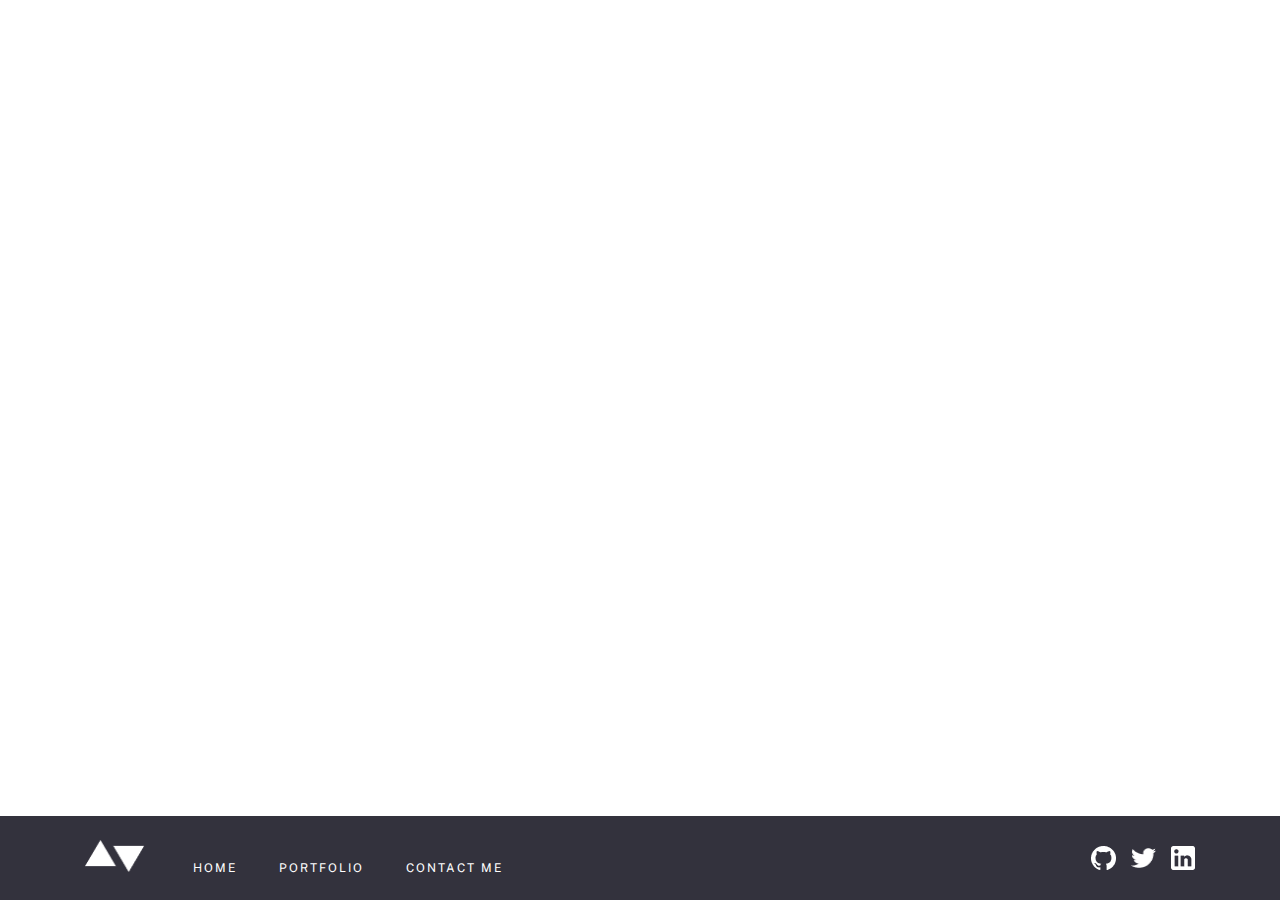
<file: index.html>
<!DOCTYPE html>
<html lang="en">
<head>
  <meta charset="UTF-8">
  <meta http-equiv="X-UA-Compatible" content="IE=edge">
  <meta name="viewport" content="width=device-width, initial-scale=1.0">
  <title>imtihon</title>
  <link rel="stylesheet" href="css/main.css">
</head>
<body>
 
  <main class="main">


    
    
  </main>
  <footer class="site-footer">
    <div class="site-footer__container container">
     <div class="site-footer__wrapper">
      <a class="site-footer__link" href="#">
        <img class="site-footer__link-img" src="img/footer-logo1x.png" srcset="img/footer-logo1x.png 1x, img/footer-logo@2x.png 2x" alt="footer-logo" width="60" height="32">
      </a>
      <nav class="navigation navigation--footer">
        <ul class="navigation__list navigation__list--footer">
          <li class="navigation__item"><a class="navigation__item-link navigation__item-link--footer" target="_blank" href="index.html">HOME</a></li>
          <li class="navigation__item"><a class="navigation__item-link navigation__item-link--footer" href="#">PORTFOLIO</a></li>
          <li class="navigation__item"><a class="navigation__item-link navigation__item-link--footer" target="_blank" href="contact-me.html">CONTACT ME</a></li>
        </ul>
      </nav>
     </div>
      <a  class="site-footer__linend" href="#">
        <img class="site-footer__linkend-img" src="img/mushuk1x.png" srcset="img/mushuk1x.png 1x, img/mushuk@2x.png" alt="mushuk" width="25" height="24">
        <img class="site-footer__linkend-img" src="img/twitter1x.png" srcset="img/twitter1x.png 1x, img/twitter@2x.png.png" alt="twitter" width="25" height="20">
        <img class="site-footer__linkend-img" src="img/in1x.png" srcset="img/in1x.png 1x, img/in@2x.png" alt="in" width="24" height="24">
      </a>
    </div>
  </footer>
  <script src="js/main.js"></script>
</body>
</html>
</file>
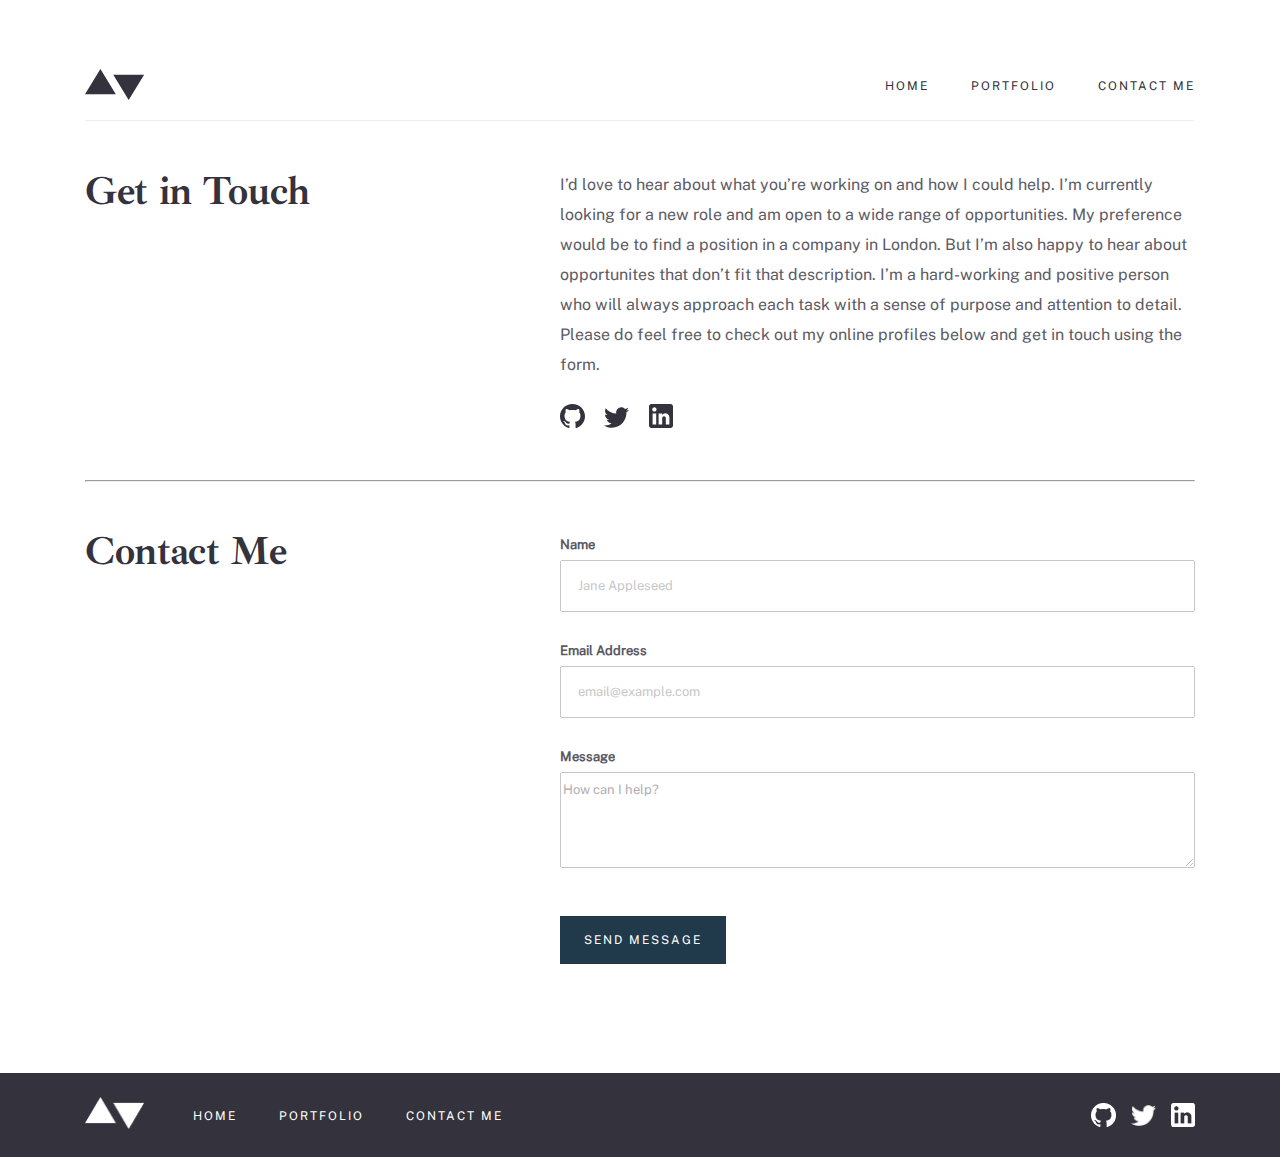
<file: contact-me.html>
<!DOCTYPE html>
<html lang="en">
<head>
    <meta charset="UTF-8">
    <meta http-equiv="X-UA-Compatible" content="IE=edge">
    <meta name="viewport" content="width=device-width, initial-scale=1.0">
    <title>contact-me</title>
    <link rel="stylesheet" href="scss/main.css">
</head>
<body>
    <header class="site-header">
        <div class="site-header__container container">
          <a class="site-header__link" href="#">
            <img class="site-header__link-logo" src="../img/logo1x.svg" srcset="../img/logo1x.svg 1x, ../img/logo@2x.svg 2x" alt="logo" width="60px" height="32">
          </a>
          <nav class="site-header__nav navigation">
            <ul class="navigation__list">
              <li class="navigation__item"><a class="navigation__item-link" target="_blank" href="index.html">HOME</a></li>
              <li class="navigation__item"><a class="navigation__item-link" target="_blank" href="#">PORTFOLIO</a></li>
              <li class="navigation__item"><a class="navigation__item-link" target="_blank" href="contact-me.html">CONTACT ME</a></li>
            </ul>
          </nav>
          <button class="site-header__btn" type="submit">
            <img class="site-header__btn-img" src="../img/tugma.png" alt="btn" width="20" height="18">
          </button>
        </div>
      </header>
      <main class="contacr-main">
          <section class="contact-me">
              <div class="contact-me__container container">
                  <hr class="contact-me__hrbg">
                  <div class="contact-me__box">
                      <h2 class="contact-me__box-heading">Get in Touch</h2>
                      <div class="contact-me__box-box">
                          <p class="contact-me__box-box-desc">I’d love to hear about what you’re working on and how I could help. I’m currently looking for a new role and am open to a wide range of opportunities. My preference would be to find a position in a company in London. But I’m also happy to hear about opportunites that don’t fit that description. I’m a hard-working and positive person who will always approach each task with a sense of purpose and attention to detail. Please do feel free to check out my online profiles below and get in touch using the form.</p>
                          <a class="conatct-me__box-box-link" href="#">
                              <img  class="contact-me__box-box-link-img" src="/img/get1-1x.svg" srcset="/img/get1-1x.svg 1x, /img/get1-@2x.svg 2x" alt="github" width="25" height="24">
                              <img  class="contact-me__box-box-link-img" src="/img/get2-1x.svg" srcset="/img/get2-1x.svg 1x, /img/get2-@2x.svg 2x" alt="github" width="25" height="19">
                              <img  class="contact-me__box-box-link-img" src="/img/get3-1x.svg" srcset="/img/get3-1x.svg 1x, /img/get3-@2x.svg 2x" alt="github" width="24" height="24">
                          </a>
                      </div>
                  </div>
              </div>
          </section>
          <section class="me">
              <div class="me__container container">
                  <hr class="me__hr">
                  <div class="me__box">
                      <h2 class="me__box-heading">Contact Me</h2>
                      <form class="me__box-form" action="https://echo.htmlacademy.ru" method="post">
                          <label class="me__box-label" >
                              <span class="me__lb-span">Name</span>
                              <input type="text" class="me-box-input" name="User_name" placeholder="Jane Appleseed" required>
                          </label>
                          <label class="me__box-label">
                              <span class="me__lb-span">Email Address</span>
                              <input type="email" class="me-box-input" name="User_email" placeholder="email@example.com" required>
                          </label>
                          <label class="me__box-label">
                              <span class="me__lb-span">Message</span>
                              <textarea class="me__box-lb-textarea">How can I help?</textarea>
                          </label>
                          <button class="me__form-btn" type="submit">SEND MESSAGE</button>
                      </form>
                  </div>
              </div>
          </section>
      </main>

      <footer class="site-footer">
        <div class="site-footer__container container">
         <div class="site-footer__wrapper">
          <a class="site-footer__link" href="#">
            <img class="site-footer__link-img" src="/img/footer-logo1x.png" srcset="/img/footer-logo1x.png 1x, /img/footer-logo@2x.png 2x" alt="footer-logo" width="60" height="32">
          </a>
          <nav class="navigation navigation--footer">
            <ul class="navigation__list navigation__list--footer">
              <li class="navigation__item"><a class="navigation__item-link navigation__item-link--footer" target="_blank" href="index.html">HOME</a></li>
              <li class="navigation__item"><a class="navigation__item-link navigation__item-link--footer" href="#">PORTFOLIO</a></li>
              <li class="navigation__item"><a class="navigation__item-link navigation__item-link--footer" target="_blank" href="contact-me.html">CONTACT ME</a></li>
            </ul>
          </nav>
         </div>
          <a  class="site-footer__linend" href="#">
            <img class="site-footer__linkend-img" src="/img/mushuk1x.png" srcset="/img/mushuk1x.png 1x, /img/mushuk@2x.png" alt="mushuk" width="25" height="24">
            <img class="site-footer__linkend-img" src="/img/twitter1x.png" srcset="/img/twitter1x.png 1x, /img/twitter@2x.png.png" alt="twitter" width="25" height="20">
            <img class="site-footer__linkend-img" src="/img/in1x.png" srcset="/img/in1x.png 1x, /img/in@2x.png" alt="in" width="24" height="24">
          </a>
        </div>
      </footer>
</body>
</html>
</file>
<file: css/main.css>
/*! normalize.css v8.0.1 | MIT License | github.com/necolas/normalize.css */
/* Document
   ========================================================================== */
/**
 * 1. Correct the line height in all browsers.
 * 2. Prevent adjustments of font size after orientation changes in iOS.
 */
html {
  line-height: 1.15;
  /* 1 */
  -webkit-text-size-adjust: 100%;
  /* 2 */
}

/* Sections
   ========================================================================== */
/**
 * Remove the margin in all browsers.
 */
body {
  margin: 0;
}

/**
 * Render the `main` element consistently in IE.
 */
main {
  display: block;
}

/**
 * Correct the font size and margin on `h1` elements within `section` and
 * `article` contexts in Chrome, Firefox, and Safari.
 */
h1 {
  font-size: 2em;
  margin: 0.67em 0;
}

/* Grouping content
   ========================================================================== */
/**
 * 1. Add the correct box sizing in Firefox.
 * 2. Show the overflow in Edge and IE.
 */
hr {
  -webkit-box-sizing: content-box;
          box-sizing: content-box;
  /* 1 */
  height: 0;
  /* 1 */
  overflow: visible;
  /* 2 */
}

/**
 * 1. Correct the inheritance and scaling of font size in all browsers.
 * 2. Correct the odd `em` font sizing in all browsers.
 */
pre {
  font-family: monospace, monospace;
  /* 1 */
  font-size: 1em;
  /* 2 */
}

/* Text-level semantics
   ========================================================================== */
/**
 * Remove the gray background on active links in IE 10.
 */
a {
  background-color: transparent;
}

/**
 * 1. Remove the bottom border in Chrome 57-
 * 2. Add the correct text decoration in Chrome, Edge, IE, Opera, and Safari.
 */
abbr[title] {
  border-bottom: none;
  /* 1 */
  text-decoration: underline;
  /* 2 */
  -webkit-text-decoration: underline dotted;
          text-decoration: underline dotted;
  /* 2 */
}

/**
 * Add the correct font weight in Chrome, Edge, and Safari.
 */
b,
strong {
  font-weight: bolder;
}

/**
 * 1. Correct the inheritance and scaling of font size in all browsers.
 * 2. Correct the odd `em` font sizing in all browsers.
 */
code,
kbd,
samp {
  font-family: monospace, monospace;
  /* 1 */
  font-size: 1em;
  /* 2 */
}

/**
 * Add the correct font size in all browsers.
 */
small {
  font-size: 80%;
}

/**
 * Prevent `sub` and `sup` elements from affecting the line height in
 * all browsers.
 */
sub,
sup {
  font-size: 75%;
  line-height: 0;
  position: relative;
  vertical-align: baseline;
}

sub {
  bottom: -0.25em;
}

sup {
  top: -0.5em;
}

/* Embedded content
   ========================================================================== */
/**
 * Remove the border on images inside links in IE 10.
 */
img {
  border-style: none;
}

/* Forms
   ========================================================================== */
/**
 * 1. Change the font styles in all browsers.
 * 2. Remove the margin in Firefox and Safari.
 */
button,
input,
optgroup,
select,
textarea {
  font-family: inherit;
  /* 1 */
  font-size: 100%;
  /* 1 */
  line-height: 1.15;
  /* 1 */
  margin: 0;
  /* 2 */
}

/**
 * Show the overflow in IE.
 * 1. Show the overflow in Edge.
 */
button,
input {
  /* 1 */
  overflow: visible;
}

/**
 * Remove the inheritance of text transform in Edge, Firefox, and IE.
 * 1. Remove the inheritance of text transform in Firefox.
 */
button,
select {
  /* 1 */
  text-transform: none;
}

/**
 * Correct the inability to style clickable types in iOS and Safari.
 */
button,
[type="button"],
[type="reset"],
[type="submit"] {
  -webkit-appearance: button;
}

/**
 * Remove the inner border and padding in Firefox.
 */
button::-moz-focus-inner,
[type="button"]::-moz-focus-inner,
[type="reset"]::-moz-focus-inner,
[type="submit"]::-moz-focus-inner {
  border-style: none;
  padding: 0;
}

/**
 * Restore the focus styles unset by the previous rule.
 */
button:-moz-focusring,
[type="button"]:-moz-focusring,
[type="reset"]:-moz-focusring,
[type="submit"]:-moz-focusring {
  outline: 1px dotted ButtonText;
}

/**
 * Correct the padding in Firefox.
 */
fieldset {
  padding: 0.35em 0.75em 0.625em;
}

/**
 * 1. Correct the text wrapping in Edge and IE.
 * 2. Correct the color inheritance from `fieldset` elements in IE.
 * 3. Remove the padding so developers are not caught out when they zero out
 *    `fieldset` elements in all browsers.
 */
legend {
  -webkit-box-sizing: border-box;
          box-sizing: border-box;
  /* 1 */
  color: inherit;
  /* 2 */
  display: table;
  /* 1 */
  max-width: 100%;
  /* 1 */
  padding: 0;
  /* 3 */
  white-space: normal;
  /* 1 */
}

/**
 * Add the correct vertical alignment in Chrome, Firefox, and Opera.
 */
progress {
  vertical-align: baseline;
}

/**
 * Remove the default vertical scrollbar in IE 10+.
 */
textarea {
  overflow: auto;
}

/**
 * 1. Add the correct box sizing in IE 10.
 * 2. Remove the padding in IE 10.
 */
[type="checkbox"],
[type="radio"] {
  -webkit-box-sizing: border-box;
          box-sizing: border-box;
  /* 1 */
  padding: 0;
  /* 2 */
}

/**
 * Correct the cursor style of increment and decrement buttons in Chrome.
 */
[type="number"]::-webkit-inner-spin-button,
[type="number"]::-webkit-outer-spin-button {
  height: auto;
}

/**
 * 1. Correct the odd appearance in Chrome and Safari.
 * 2. Correct the outline style in Safari.
 */
[type="search"] {
  -webkit-appearance: textfield;
  /* 1 */
  outline-offset: -2px;
  /* 2 */
}

/**
 * Remove the inner padding in Chrome and Safari on macOS.
 */
[type="search"]::-webkit-search-decoration {
  -webkit-appearance: none;
}

/**
 * 1. Correct the inability to style clickable types in iOS and Safari.
 * 2. Change font properties to `inherit` in Safari.
 */
::-webkit-file-upload-button {
  -webkit-appearance: button;
  /* 1 */
  font: inherit;
  /* 2 */
}

/* Interactive
   ========================================================================== */
/*
 * Add the correct display in Edge, IE 10+, and Firefox.
 */
details {
  display: block;
}

/*
 * Add the correct display in all browsers.
 */
summary {
  display: list-item;
}

/* Misc
   ========================================================================== */
/**
 * Add the correct display in IE 10+.
 */
template {
  display: none;
}

/**
 * Add the correct display in IE 10.
 */
[hidden] {
  display: none;
}

/* FONTS */
@font-face {
  font-family: 'Ibarra Real Nova';
  src: url("../fonts/IbarraRealNova-Bold.woff2") format("woff2"), url("../fonts/IbarraRealNova-Bold.woff") format("woff");
}

@font-face {
  font-family: 'Public Sans';
  src: url("../fonts/PublicSans-Regular.woff") format("woff2"), url("../fonts/PublicSans-Regular.woff") format("woff");
}

/* GENERAL */
html {
  -webkit-box-sizing: border-box;
          box-sizing: border-box;
  height: 100%;
  scroll-behavior: smooth;
}

*,
*::before,
*::after {
  -webkit-box-sizing: inherit;
          box-sizing: inherit;
}

body {
  display: -webkit-box;
  display: -ms-flexbox;
  display: flex;
  -webkit-box-orient: vertical;
  -webkit-box-direction: normal;
      -ms-flex-direction: column;
          flex-direction: column;
  height: 100%;
  padding: 0;
  margin: 0;
  overflow-x: hidden;
  font-family: "Arial", sans-serif;
  background-color: #fff;
}

img {
  max-width: 100%;
  height: auto;
}

/*CONTAINER*/
.container {
  width: 100%;
  max-width: 1150px;
  margin: 0 auto;
  padding-left: 20px;
  padding-right: 20px;
}

/* VISUALLY-HIDDEN */
.visually-hidden {
  position: absolute;
  width: 1px;
  height: 1px;
  margin: -1px;
  border: 0;
  padding: 0;
  clip: rect(0 0 0 0);
  overflow: hidden;
}

.site-header {
  width: 100%;
  position: fixed;
  padding-top: 69px;
  padding-bottom: 9px;
  background-color: #ffffff;
  z-index: 2;
}

.site-header__container {
  display: -webkit-box;
  display: -ms-flexbox;
  display: flex;
  -webkit-box-pack: justify;
      -ms-flex-pack: justify;
          justify-content: space-between;
  -webkit-box-align: center;
      -ms-flex-align: center;
          align-items: center;
}

.site-header__link {
  text-decoration: none;
}

.site-header__link-logo {
  display: block;
}

.site-header__btn {
  display: none;
}

.site-header__btn-img {
  display: block;
}

@media only screen and (max-width: 470px) {
  .site-header__nav {
    display: none;
  }
  .site-header__btn {
    display: block;
  }
  .navigation__list {
    display: -webkit-box;
    display: -ms-flexbox;
    display: flex;
    -webkit-box-orient: vertical;
    -webkit-box-direction: normal;
        -ms-flex-direction: column;
            flex-direction: column;
    -webkit-box-align: center;
        -ms-flex-align: center;
            align-items: center;
  }
  .navigation__item:not(:last-child) {
    margin-right: 0;
    margin-bottom: 12px;
  }
  .navigation__item-link {
    display: inline-block;
    font-size: 20px;
  }
}

.navigation__list {
  margin: 0;
  padding: 0;
  list-style: none;
  display: -webkit-box;
  display: -ms-flexbox;
  display: flex;
  -webkit-box-align: center;
      -ms-flex-align: center;
          align-items: center;
}

.navigation__item:not(:last-child) {
  margin-right: 42px;
}

.navigation__item-link {
  font-family: 'Public Sans';
  margin: 0;
  padding: 0;
  font-weight: 400;
  font-size: 12px;
  line-height: 14px;
  letter-spacing: 2px;
  text-transform: uppercase;
  color: #33323D;
  text-decoration: none;
}

.site-hero {
  padding-top: 110px;
  background-color: #F2F2F2;
}

.site-hero__container {
  padding-top: 270px;
  background-image: url(/img/site-herobg.png);
  background-repeat: no-repeat;
  background-size: cover;
}

.site-hero__boxbg {
  display: -webkit-box;
  display: -ms-flexbox;
  display: flex;
  max-width: 414px;
  -ms-flex-negative: 1;
      flex-shrink: 1;
  display: none;
}

.site-hero__boxbg-img {
  display: block;
  background-size: cover;
}

.site-hero__box {
  width: 100%;
  max-width: 445px;
  background-color: #FAFAFA;
}

.site-hero__box-desc {
  font-family: 'Ibarra Real Nova';
  max-width: 390px;
  padding-top: 56px;
  font-weight: 700;
  font-size: 50px;
  line-height: 50px;
  letter-spacing: -0.446429px;
  color: #33323D;
}

.site-hero__link {
  display: -webkit-box;
  display: -ms-flexbox;
  display: flex;
  -webkit-box-align: center;
      -ms-flex-align: center;
          align-items: center;
  -webkit-box-pack: justify;
      -ms-flex-pack: justify;
          justify-content: space-between;
  margin-top: 53px;
  padding-left: 16px;
  max-width: 200px;
  background-color: #203A4C;
  text-decoration: none;
}

.site-hero__link-img {
  display: block;
}

.site-hero__link-desc {
  font-family: 'Public Sans';
  width: 152px;
  margin: 0;
  padding: 17px 0 17px 0;
  font-weight: 400;
  font-size: 12px;
  line-height: 14px;
  text-align: center;
  letter-spacing: 2px;
  text-transform: uppercase;
  color: #FFFFFF;
}

@media only screen and (max-width: 768px) {
  .site-hero__box {
    max-width: 514px;
  }
  .site-hero__box-desc {
    max-width: 458px;
  }
}

@media only screen and (max-width: 456px) {
  .site-hero__container {
    max-width: 318px;
    padding-top: 0px;
    background-image: none;
    background-repeat: no-repeat;
    background-size: cover;
  }
  .site-hero__boxbg {
    display: block;
    -ms-flex-negative: 0;
        flex-shrink: 0;
  }
  .site-hero__boxbg-img {
    display: block;
  }
  .site-hero__box {
    margin-top: 24px;
    max-width: 458px;
  }
}

@media only screen and (max-width: 375px) {
  .site-hero__container {
    padding-top: 0;
    background-image: none;
    background-repeat: no-repeat;
    background-size: cover;
  }
  .site-hero__boxbg {
    margin: 0;
  }
  .site-hero__boxbg-img {
    display: block;
  }
  .site-hero__box {
    padding: 0;
    margin-top: 24px;
    max-width: 458px;
  }
  .site-hero__box-desc {
    max-width: 458px;
  }
}

.about-me {
  margin-top: 96px;
}

.about-me__container {
  display: -webkit-box;
  display: -ms-flexbox;
  display: flex;
  -webkit-box-pack: justify;
      -ms-flex-pack: justify;
          justify-content: space-between;
}

.about-me__img {
  max-width: 550px;
}

.about-me__box {
  max-width: 350px;
}

.about-me__box-hr {
  margin: 0;
  padding: 0;
}

.about-me__box-heading {
  font-family: 'Ibarra Real Nova';
  margin: 50px 0 0 0;
  padding: 0;
  font-weight: 700;
  font-size: 40px;
  line-height: 42px;
  letter-spacing: -0.357143px;
  color: #33323D;
}

.about-me__box-desc {
  font-family: 'Public Sans';
  margin: 28px 0 0 0;
  padding: 0;
  max-width: 350px;
  font-weight: 400;
  font-size: 16px;
  line-height: 30px;
  color: #33323D;
  opacity: 0.8;
}

.about-me__box-link {
  font-family: 'Public Sans';
  display: inline-block;
  margin: 24px 0 0 0;
  -webkit-box-sizing: content-box;
          box-sizing: content-box;
  padding: 17px 36px 17px 32px;
  font-weight: 400;
  font-size: 12px;
  line-height: 14px;
  letter-spacing: 2px;
  text-transform: uppercase;
  color: #33323D;
  border: 1px solid #33323D;
  text-decoration: none;
}

.about-me__box-link:hover {
  background-color: aqua;
}

.about-me__box-link:active {
  color: aqua;
  background-color: #ffffff;
}

.about-me__box-hre {
  margin: 78px 0 0 0;
  padding: 0;
  background: #33323D;
  opacity: 0.15;
}

@media only screen and (max-width: 980px) {
  .about-me__img {
    max-width: 350px;
  }
  .about-me__box {
    max-width: 350px;
  }
}

@media only screen and (max-width: 768px) {
  .about-me__img {
    max-width: 282px;
  }
  .about-me__box {
    max-width: 339px;
  }
}

@media only screen and (max-width: 690px) {
  .about-me__container {
    -webkit-box-orient: vertical;
    -webkit-box-direction: normal;
        -ms-flex-direction: column;
            flex-direction: column;
    -webkit-box-align: center;
        -ms-flex-align: center;
            align-items: center;
    max-width: 650px;
  }
  .about-me__box {
    margin-top: 33px;
    text-align: center;
  }
  .about-me__img {
    max-width: 550px;
  }
  .about-me__box {
    max-width: inherit;
  }
  .about-me__box-desc {
    max-width: 550px;
  }
}

@media only screen and (max-width: 590px) {
  .about-me__container {
    max-width: 450px;
  }
  .about-me__img {
    max-width: 450px;
  }
  .about-me__box {
    max-width: inherit;
  }
  .about-me__box-desc {
    max-width: 450px;
  }
}

@media only screen and (max-width: 490px) {
  .about-me__container {
    max-width: 350px;
  }
  .about-me__img {
    max-width: 350px;
  }
  .about-me__box {
    max-width: inherit;
  }
  .about-me__box-desc {
    max-width: 350px;
  }
}

@media only screen and (max-width: 390px) {
  .about-me__container {
    max-width: 310px;
  }
  .about-me__img {
    max-width: 310px;
  }
  .about-me__box {
    max-width: inherit;
  }
  .about-me__box-desc {
    max-width: 310px;
  }
}

@media only screen and (max-width: 350px) {
  .about-me__container {
    max-width: 270px;
  }
  .about-me__img {
    max-width: 270px;
  }
  .about-me__box {
    max-width: inherit;
  }
  .about-me__box-desc {
    max-width: 270px;
  }
}

.contact {
  margin-top: 96px;
  margin-bottom: 96px;
}

.contact__container {
  display: -webkit-box;
  display: -ms-flexbox;
  display: flex;
  -webkit-box-pack: justify;
      -ms-flex-pack: justify;
          justify-content: space-between;
  -webkit-box-align: center;
      -ms-flex-align: center;
          align-items: center;
}

.contact__desc {
  font-family: 'Ibarra Real Nova';
  margin: 0;
  padding: 0;
  max-width: 350px;
  font-weight: 700;
  font-size: 40px;
  line-height: 42px;
  letter-spacing: -0.357143px;
  color: #33323D;
}

.contact__hr {
  width: 534px;
}

.contact__link {
  font-family: 'Public Sans';
  margin: 0;
  padding: 17px 35px 17px 32px;
  -webkit-box-sizing: content-box;
          box-sizing: content-box;
  font-weight: 400;
  font-size: 12px;
  line-height: 14px;
  letter-spacing: 2px;
  -webkit-text-decoration: dashed;
          text-decoration: dashed;
  text-transform: uppercase;
  border: 1px solid #33323D;
  color: #33323D;
}

.contact__link:hover {
  background-color: aqua;
}

.contact__link:active {
  color: aqua;
  background-color: #FFFFFF;
}

@media only screen and (max-width: 1110px) {
  .contact__hr {
    width: 450px;
  }
}

@media only screen and (max-width: 1060px) {
  .contact__hr {
    width: 390px;
  }
}

@media only screen and (max-width: 990px) {
  .contact__hr {
    width: 320px;
  }
}

@media only screen and (max-width: 920px) {
  .contact__hr {
    width: 260px;
  }
}

@media only screen and (max-width: 870px) {
  .contact__hr {
    width: 210px;
  }
}

@media only screen and (max-width: 830px) {
  .contact__hr {
    width: 150px;
  }
}

@media only screen and (max-width: 768px) {
  .contact__hr {
    width: 113px;
  }
}

@media only screen and (max-width: 690px) {
  .contact__hr {
    display: none;
  }
}

@media only screen and (max-width: 690px) {
  .contact__container {
    -webkit-box-orient: vertical;
    -webkit-box-direction: normal;
        -ms-flex-direction: column;
            flex-direction: column;
    -webkit-box-align: center;
        -ms-flex-align: center;
            align-items: center;
  }
  .contact__link {
    margin-top: 40px;
  }
}

.site-footer {
  padding-top: 24px;
  padding-bottom: 24px;
  background-color: #33323D;
}

.site-footer__container {
  display: -webkit-box;
  display: -ms-flexbox;
  display: flex;
  -webkit-box-pack: justify;
      -ms-flex-pack: justify;
          justify-content: space-between;
  -webkit-box-align: center;
      -ms-flex-align: center;
          align-items: center;
}

.site-footer__wrapper {
  display: -webkit-box;
  display: -ms-flexbox;
  display: flex;
  -webkit-box-align: center;
      -ms-flex-align: center;
          align-items: center;
}

.navigation--footer {
  margin-left: 48px;
}

.navigation__item-link--footer {
  color: #FFFFFF;
}

.site-footer__linend {
  display: -webkit-box;
  display: -ms-flexbox;
  display: flex;
  -webkit-box-align: center;
      -ms-flex-align: center;
          align-items: center;
  text-decoration: none;
}

.site-footer__linend > .site-footer__linkend-img:not(:last-child) {
  margin-right: 15px;
}

.site-footer__linkend-img {
  display: block;
}

@media only screen and (max-width: 600px) {
  .site-footer__container {
    -webkit-box-orient: vertical;
    -webkit-box-direction: normal;
        -ms-flex-direction: column;
            flex-direction: column;
    -webkit-box-align: center;
        -ms-flex-align: center;
            align-items: center;
  }
  .site-footer__wrapper {
    -webkit-box-orient: vertical;
    -webkit-box-direction: normal;
        -ms-flex-direction: column;
            flex-direction: column;
    -webkit-box-align: center;
        -ms-flex-align: center;
            align-items: center;
  }
  .navigation--footer {
    margin-top: 40px;
    margin-left: 0;
  }
  .site-footer__linend {
    margin-top: 40px;
  }
}

@media only screen and (max-width: 350px) {
  .site-footer__container {
    -webkit-box-orient: vertical;
    -webkit-box-direction: normal;
        -ms-flex-direction: column;
            flex-direction: column;
    -webkit-box-align: center;
        -ms-flex-align: center;
            align-items: center;
  }
  .site-footer__wrapper {
    -webkit-box-orient: vertical;
    -webkit-box-direction: normal;
        -ms-flex-direction: column;
            flex-direction: column;
    -webkit-box-align: center;
        -ms-flex-align: center;
            align-items: center;
  }
  .navigation--footer {
    margin-top: 40px;
    margin-left: 0;
  }
  .site-footer__linend {
    margin-top: 40px;
  }
  .navigation__list--footer {
    -webkit-box-orient: vertical;
    -webkit-box-direction: normal;
        -ms-flex-direction: column;
            flex-direction: column;
  }
  .navigation__list--footer > :not(:last-child) {
    margin-right: 0;
    margin-bottom: 32px;
  }
}

.contact-me {
  margin-top: 120px;
}

.contact-me__hrbg {
  background: #33323D;
  opacity: 0.15;
}

.contact-me__box {
  display: -webkit-box;
  display: -ms-flexbox;
  display: flex;
  -webkit-box-pack: justify;
      -ms-flex-pack: justify;
          justify-content: space-between;
  -webkit-box-align: stretch;
      -ms-flex-align: stretch;
          align-items: stretch;
  margin-top: 48px;
  margin-bottom: 48px;
}

.contact-me__box-heading {
  font-family: 'Ibarra Real Nova';
  margin: 0;
  padding: 0;
  font-weight: 700;
  font-size: 40px;
  line-height: 42px;
  letter-spacing: -0.357143px;
  color: #33323D;
}

.contact-me__box-box {
  max-width: 635px;
}

.contact-me__box-box-desc {
  font-family: 'Public Sans';
  margin: 0;
  padding: 0;
  font-weight: 400;
  font-size: 16px;
  line-height: 30px;
  color: #33323D;
  opacity: 0.8;
}

.conatct-me__box-box-link {
  display: inline-block;
  margin-top: 24px;
  text-decoration: none;
}

.conatct-me__box-box-link > :not(:last-child) {
  margin-right: 15px;
}

/*.contact-me__hrend {
    background: #33323D;
    opacity: 0.15;
}*/
@media only screen and (max-width: 950px) {
  .contact-me__box {
    -webkit-box-orient: vertical;
    -webkit-box-direction: normal;
        -ms-flex-direction: column;
            flex-direction: column;
  }
  .contact-me__box-box {
    margin-top: 24px;
    max-width: 100%;
  }
}

.me {
  margin-top: 48px;
}

.me__hr {
  margin: 0;
}

.me__box {
  display: -webkit-box;
  display: -ms-flexbox;
  display: flex;
  -webkit-box-pack: justify;
      -ms-flex-pack: justify;
          justify-content: space-between;
  -webkit-box-align: stretch;
      -ms-flex-align: stretch;
          align-items: stretch;
  width: 100%;
  margin-top: 48px;
  padding-bottom: 109px;
}

.me__box-heading {
  font-family: 'Ibarra Real Nova';
  margin: 0;
  padding: 0;
  font-weight: 700;
  font-size: 40px;
  line-height: 42px;
  letter-spacing: -0.357143px;
  color: #33323D;
}

.me__box-form {
  width: 100%;
  max-width: 635px;
}

.me__box-label {
  display: -webkit-box;
  display: -ms-flexbox;
  display: flex;
  width: inherit;
  -webkit-box-orient: vertical;
  -webkit-box-direction: normal;
      -ms-flex-direction: column;
          flex-direction: column;
}

.me__box-label:not(:last-child) {
  margin-bottom: 24px;
}

.me__lb-span {
  font-family: 'Public Sans';
  display: block;
  font-weight: 700;
  font-size: 13px;
  line-height: 30px;
  color: #33323D;
  opacity: 0.8;
}

.me-box-input {
  font-family: 'Public Sans';
  width: 100%;
  max-width: 635px;
  padding-top: 9px;
  padding-bottom: 9px;
  padding-left: 16px;
  font-weight: 400;
  font-size: 13px;
  line-height: 30px;
  color: #33323D;
  opacity: 0.4;
}

.me__box-lb-textarea {
  font-family: 'Public Sans';
  height: 96px;
  font-weight: 400;
  font-size: 13px;
  line-height: 30px;
  color: #33323D;
  opacity: 0.4;
}

.me__form-btn {
  font-family: 'Public Sans';
  margin-top: 24px;
  padding: 17px 24px;
  font-weight: 400;
  font-size: 12px;
  line-height: 14px;
  text-align: center;
  letter-spacing: 2px;
  text-transform: uppercase;
  border: none;
  background-color: #203A4C;
  color: #FFFFFF;
}

@media only screen and (max-width: 930px) {
  .me__box {
    -webkit-box-orient: vertical;
    -webkit-box-direction: normal;
        -ms-flex-direction: column;
            flex-direction: column;
  }
  .me__box-form {
    margin-top: 32px;
  }
}

.main {
  -webkit-box-flex: 1;
      -ms-flex-positive: 1;
          flex-grow: 1;
}
/*# sourceMappingURL=main.css.map */
</file>
<file: scss/main.css>
/*! normalize.css v8.0.1 | MIT License | github.com/necolas/normalize.css */
/* Document
   ========================================================================== */
/**
 * 1. Correct the line height in all browsers.
 * 2. Prevent adjustments of font size after orientation changes in iOS.
 */
html {
  line-height: 1.15;
  /* 1 */
  -webkit-text-size-adjust: 100%;
  /* 2 */
}

/* Sections
   ========================================================================== */
/**
 * Remove the margin in all browsers.
 */
body {
  margin: 0;
}

/**
 * Render the `main` element consistently in IE.
 */
main {
  display: block;
}

/**
 * Correct the font size and margin on `h1` elements within `section` and
 * `article` contexts in Chrome, Firefox, and Safari.
 */
h1 {
  font-size: 2em;
  margin: 0.67em 0;
}

/* Grouping content
   ========================================================================== */
/**
 * 1. Add the correct box sizing in Firefox.
 * 2. Show the overflow in Edge and IE.
 */
hr {
  -webkit-box-sizing: content-box;
          box-sizing: content-box;
  /* 1 */
  height: 0;
  /* 1 */
  overflow: visible;
  /* 2 */
}

/**
 * 1. Correct the inheritance and scaling of font size in all browsers.
 * 2. Correct the odd `em` font sizing in all browsers.
 */
pre {
  font-family: monospace, monospace;
  /* 1 */
  font-size: 1em;
  /* 2 */
}

/* Text-level semantics
   ========================================================================== */
/**
 * Remove the gray background on active links in IE 10.
 */
a {
  background-color: transparent;
}

/**
 * 1. Remove the bottom border in Chrome 57-
 * 2. Add the correct text decoration in Chrome, Edge, IE, Opera, and Safari.
 */
abbr[title] {
  border-bottom: none;
  /* 1 */
  text-decoration: underline;
  /* 2 */
  -webkit-text-decoration: underline dotted;
          text-decoration: underline dotted;
  /* 2 */
}

/**
 * Add the correct font weight in Chrome, Edge, and Safari.
 */
b,
strong {
  font-weight: bolder;
}

/**
 * 1. Correct the inheritance and scaling of font size in all browsers.
 * 2. Correct the odd `em` font sizing in all browsers.
 */
code,
kbd,
samp {
  font-family: monospace, monospace;
  /* 1 */
  font-size: 1em;
  /* 2 */
}

/**
 * Add the correct font size in all browsers.
 */
small {
  font-size: 80%;
}

/**
 * Prevent `sub` and `sup` elements from affecting the line height in
 * all browsers.
 */
sub,
sup {
  font-size: 75%;
  line-height: 0;
  position: relative;
  vertical-align: baseline;
}

sub {
  bottom: -0.25em;
}

sup {
  top: -0.5em;
}

/* Embedded content
   ========================================================================== */
/**
 * Remove the border on images inside links in IE 10.
 */
img {
  border-style: none;
}

/* Forms
   ========================================================================== */
/**
 * 1. Change the font styles in all browsers.
 * 2. Remove the margin in Firefox and Safari.
 */
button,
input,
optgroup,
select,
textarea {
  font-family: inherit;
  /* 1 */
  font-size: 100%;
  /* 1 */
  line-height: 1.15;
  /* 1 */
  margin: 0;
  /* 2 */
}

/**
 * Show the overflow in IE.
 * 1. Show the overflow in Edge.
 */
button,
input {
  /* 1 */
  overflow: visible;
}

/**
 * Remove the inheritance of text transform in Edge, Firefox, and IE.
 * 1. Remove the inheritance of text transform in Firefox.
 */
button,
select {
  /* 1 */
  text-transform: none;
}

/**
 * Correct the inability to style clickable types in iOS and Safari.
 */
button,
[type="button"],
[type="reset"],
[type="submit"] {
  -webkit-appearance: button;
}

/**
 * Remove the inner border and padding in Firefox.
 */
button::-moz-focus-inner,
[type="button"]::-moz-focus-inner,
[type="reset"]::-moz-focus-inner,
[type="submit"]::-moz-focus-inner {
  border-style: none;
  padding: 0;
}

/**
 * Restore the focus styles unset by the previous rule.
 */
button:-moz-focusring,
[type="button"]:-moz-focusring,
[type="reset"]:-moz-focusring,
[type="submit"]:-moz-focusring {
  outline: 1px dotted ButtonText;
}

/**
 * Correct the padding in Firefox.
 */
fieldset {
  padding: 0.35em 0.75em 0.625em;
}

/**
 * 1. Correct the text wrapping in Edge and IE.
 * 2. Correct the color inheritance from `fieldset` elements in IE.
 * 3. Remove the padding so developers are not caught out when they zero out
 *    `fieldset` elements in all browsers.
 */
legend {
  -webkit-box-sizing: border-box;
          box-sizing: border-box;
  /* 1 */
  color: inherit;
  /* 2 */
  display: table;
  /* 1 */
  max-width: 100%;
  /* 1 */
  padding: 0;
  /* 3 */
  white-space: normal;
  /* 1 */
}

/**
 * Add the correct vertical alignment in Chrome, Firefox, and Opera.
 */
progress {
  vertical-align: baseline;
}

/**
 * Remove the default vertical scrollbar in IE 10+.
 */
textarea {
  overflow: auto;
}

/**
 * 1. Add the correct box sizing in IE 10.
 * 2. Remove the padding in IE 10.
 */
[type="checkbox"],
[type="radio"] {
  -webkit-box-sizing: border-box;
          box-sizing: border-box;
  /* 1 */
  padding: 0;
  /* 2 */
}

/**
 * Correct the cursor style of increment and decrement buttons in Chrome.
 */
[type="number"]::-webkit-inner-spin-button,
[type="number"]::-webkit-outer-spin-button {
  height: auto;
}

/**
 * 1. Correct the odd appearance in Chrome and Safari.
 * 2. Correct the outline style in Safari.
 */
[type="search"] {
  -webkit-appearance: textfield;
  /* 1 */
  outline-offset: -2px;
  /* 2 */
}

/**
 * Remove the inner padding in Chrome and Safari on macOS.
 */
[type="search"]::-webkit-search-decoration {
  -webkit-appearance: none;
}

/**
 * 1. Correct the inability to style clickable types in iOS and Safari.
 * 2. Change font properties to `inherit` in Safari.
 */
::-webkit-file-upload-button {
  -webkit-appearance: button;
  /* 1 */
  font: inherit;
  /* 2 */
}

/* Interactive
   ========================================================================== */
/*
 * Add the correct display in Edge, IE 10+, and Firefox.
 */
details {
  display: block;
}

/*
 * Add the correct display in all browsers.
 */
summary {
  display: list-item;
}

/* Misc
   ========================================================================== */
/**
 * Add the correct display in IE 10+.
 */
template {
  display: none;
}

/**
 * Add the correct display in IE 10.
 */
[hidden] {
  display: none;
}

/* FONTS */
@font-face {
  font-family: 'Ibarra Real Nova';
  src: url("../fonts/IbarraRealNova-Bold.woff2") format("woff2"), url("../fonts/IbarraRealNova-Bold.woff") format("woff");
}

@font-face {
  font-family: 'Public Sans';
  src: url("../fonts/PublicSans-Regular.woff") format("woff2"), url("../fonts/PublicSans-Regular.woff") format("woff");
}

/* GENERAL */
html {
  -webkit-box-sizing: border-box;
          box-sizing: border-box;
  height: 100%;
  scroll-behavior: smooth;
}

*,
*::before,
*::after {
  -webkit-box-sizing: inherit;
          box-sizing: inherit;
}

body {
  display: -webkit-box;
  display: -ms-flexbox;
  display: flex;
  -webkit-box-orient: vertical;
  -webkit-box-direction: normal;
      -ms-flex-direction: column;
          flex-direction: column;
  height: 100%;
  padding: 0;
  margin: 0;
  overflow-x: hidden;
  font-family: "Arial", sans-serif;
  background-color: #fff;
}

img {
  max-width: 100%;
  height: auto;
}

/*CONTAINER*/
.container {
  width: 100%;
  max-width: 1150px;
  margin: 0 auto;
  padding-left: 20px;
  padding-right: 20px;
}

/* VISUALLY-HIDDEN */
.visually-hidden {
  position: absolute;
  width: 1px;
  height: 1px;
  margin: -1px;
  border: 0;
  padding: 0;
  clip: rect(0 0 0 0);
  overflow: hidden;
}

.site-header {
  width: 100%;
  position: fixed;
  padding-top: 69px;
  padding-bottom: 9px;
  background-color: #ffffff;
  z-index: 2;
}

.site-header__container {
  display: -webkit-box;
  display: -ms-flexbox;
  display: flex;
  -webkit-box-pack: justify;
      -ms-flex-pack: justify;
          justify-content: space-between;
  -webkit-box-align: center;
      -ms-flex-align: center;
          align-items: center;
}

.site-header__link {
  text-decoration: none;
}

.site-header__link-logo {
  display: block;
}

.site-header__btn {
  display: none;
}

.site-header__btn-img {
  display: block;
}

@media only screen and (max-width: 470px) {
  .site-header__nav {
    display: none;
  }
  .site-header__btn {
    display: block;
  }
}

.navigation__list {
  margin: 0;
  padding: 0;
  list-style: none;
  display: -webkit-box;
  display: -ms-flexbox;
  display: flex;
  -webkit-box-align: center;
      -ms-flex-align: center;
          align-items: center;
}

.navigation__item:not(:last-child) {
  margin-right: 42px;
}

.navigation__item-link {
  font-family: 'Public Sans';
  margin: 0;
  padding: 0;
  font-weight: 400;
  font-size: 12px;
  line-height: 14px;
  letter-spacing: 2px;
  text-transform: uppercase;
  color: #33323D;
  text-decoration: none;
}

.site-hero {
  padding-top: 110px;
  background-color: #F2F2F2;
}

.site-hero__container {
  padding-top: 270px;
  background-image: url(/img/site-herobg.png);
  background-repeat: no-repeat;
  background-size: cover;
}

.site-hero__boxbg {
  display: -webkit-box;
  display: -ms-flexbox;
  display: flex;
  max-width: 414px;
  -ms-flex-negative: 1;
      flex-shrink: 1;
  display: none;
}

.site-hero__boxbg-img {
  display: block;
  background-size: cover;
}

.site-hero__box {
  width: 100%;
  max-width: 445px;
  background-color: #FAFAFA;
}

.site-hero__box-desc {
  font-family: 'Ibarra Real Nova';
  max-width: 390px;
  padding-top: 56px;
  font-weight: 700;
  font-size: 50px;
  line-height: 50px;
  letter-spacing: -0.446429px;
  color: #33323D;
}

.site-hero__link {
  display: -webkit-box;
  display: -ms-flexbox;
  display: flex;
  -webkit-box-align: center;
      -ms-flex-align: center;
          align-items: center;
  -webkit-box-pack: justify;
      -ms-flex-pack: justify;
          justify-content: space-between;
  margin-top: 53px;
  padding-left: 16px;
  max-width: 200px;
  background-color: #203A4C;
  text-decoration: none;
}

.site-hero__link-img {
  display: block;
}

.site-hero__link-desc {
  font-family: 'Public Sans';
  width: 152px;
  margin: 0;
  padding: 17px 0 17px 0;
  font-weight: 400;
  font-size: 12px;
  line-height: 14px;
  text-align: center;
  letter-spacing: 2px;
  text-transform: uppercase;
  color: #FFFFFF;
}

@media only screen and (max-width: 768px) {
  .site-hero__box {
    max-width: 514px;
  }
  .site-hero__box-desc {
    max-width: 458px;
  }
}

@media only screen and (max-width: 456px) {
  .site-hero__container {
    max-width: 318px;
    padding-top: 0px;
    background-image: none;
    background-repeat: no-repeat;
    background-size: cover;
  }
  .site-hero__boxbg {
    display: block;
    -ms-flex-negative: 0;
        flex-shrink: 0;
  }
  .site-hero__boxbg-img {
    display: block;
  }
  .site-hero__box {
    margin-top: 24px;
    max-width: 458px;
  }
}

@media only screen and (max-width: 375px) {
  .site-hero__container {
    padding-top: 0;
    background-image: none;
    background-repeat: no-repeat;
    background-size: cover;
  }
  .site-hero__boxbg {
    margin: 0;
  }
  .site-hero__boxbg-img {
    display: block;
  }
  .site-hero__box {
    padding: 0;
    margin-top: 24px;
    max-width: 458px;
  }
  .site-hero__box-desc {
    max-width: 458px;
  }
}

.about-me {
  margin-top: 96px;
}

.about-me__container {
  display: -webkit-box;
  display: -ms-flexbox;
  display: flex;
  -webkit-box-pack: justify;
      -ms-flex-pack: justify;
          justify-content: space-between;
}

.about-me__img {
  max-width: 550px;
}

.about-me__box {
  max-width: 350px;
}

.about-me__box-hr {
  margin: 0;
  padding: 0;
}

.about-me__box-heading {
  font-family: 'Ibarra Real Nova';
  margin: 50px 0 0 0;
  padding: 0;
  font-weight: 700;
  font-size: 40px;
  line-height: 42px;
  letter-spacing: -0.357143px;
  color: #33323D;
}

.about-me__box-desc {
  font-family: 'Public Sans';
  margin: 28px 0 0 0;
  padding: 0;
  max-width: 350px;
  font-weight: 400;
  font-size: 16px;
  line-height: 30px;
  color: #33323D;
  opacity: 0.8;
}

.about-me__box-link {
  font-family: 'Public Sans';
  display: inline-block;
  margin: 24px 0 0 0;
  -webkit-box-sizing: content-box;
          box-sizing: content-box;
  padding: 17px 36px 17px 32px;
  font-weight: 400;
  font-size: 12px;
  line-height: 14px;
  letter-spacing: 2px;
  text-transform: uppercase;
  color: #33323D;
  border: 1px solid #33323D;
  text-decoration: none;
}

.about-me__box-link:hover {
  background-color: aqua;
}

.about-me__box-link:active {
  color: aqua;
  background-color: #ffffff;
}

.about-me__box-hre {
  margin: 78px 0 0 0;
  padding: 0;
  background: #33323D;
  opacity: 0.15;
}

@media only screen and (max-width: 980px) {
  .about-me__img {
    max-width: 350px;
  }
  .about-me__box {
    max-width: 350px;
  }
}

@media only screen and (max-width: 768px) {
  .about-me__img {
    max-width: 282px;
  }
  .about-me__box {
    max-width: 339px;
  }
}

@media only screen and (max-width: 690px) {
  .about-me__container {
    -webkit-box-orient: vertical;
    -webkit-box-direction: normal;
        -ms-flex-direction: column;
            flex-direction: column;
    -webkit-box-align: center;
        -ms-flex-align: center;
            align-items: center;
    max-width: 650px;
  }
  .about-me__box {
    margin-top: 33px;
    text-align: center;
  }
  .about-me__img {
    max-width: 550px;
  }
  .about-me__box {
    max-width: inherit;
  }
  .about-me__box-desc {
    max-width: 550px;
  }
}

@media only screen and (max-width: 590px) {
  .about-me__container {
    max-width: 450px;
  }
  .about-me__img {
    max-width: 450px;
  }
  .about-me__box {
    max-width: inherit;
  }
  .about-me__box-desc {
    max-width: 450px;
  }
}

@media only screen and (max-width: 490px) {
  .about-me__container {
    max-width: 350px;
  }
  .about-me__img {
    max-width: 350px;
  }
  .about-me__box {
    max-width: inherit;
  }
  .about-me__box-desc {
    max-width: 350px;
  }
}

@media only screen and (max-width: 390px) {
  .about-me__container {
    max-width: 310px;
  }
  .about-me__img {
    max-width: 310px;
  }
  .about-me__box {
    max-width: inherit;
  }
  .about-me__box-desc {
    max-width: 310px;
  }
}

@media only screen and (max-width: 350px) {
  .about-me__container {
    max-width: 270px;
  }
  .about-me__img {
    max-width: 270px;
  }
  .about-me__box {
    max-width: inherit;
  }
  .about-me__box-desc {
    max-width: 270px;
  }
}

.contact {
  margin-top: 96px;
  margin-bottom: 96px;
}

.contact__container {
  display: -webkit-box;
  display: -ms-flexbox;
  display: flex;
  -webkit-box-pack: justify;
      -ms-flex-pack: justify;
          justify-content: space-between;
  -webkit-box-align: center;
      -ms-flex-align: center;
          align-items: center;
}

.contact__desc {
  font-family: 'Ibarra Real Nova';
  margin: 0;
  padding: 0;
  max-width: 350px;
  font-weight: 700;
  font-size: 40px;
  line-height: 42px;
  letter-spacing: -0.357143px;
  color: #33323D;
}

.contact__hr {
  width: 534px;
}

.contact__link {
  font-family: 'Public Sans';
  margin: 0;
  padding: 17px 35px 17px 32px;
  -webkit-box-sizing: content-box;
          box-sizing: content-box;
  font-weight: 400;
  font-size: 12px;
  line-height: 14px;
  letter-spacing: 2px;
  -webkit-text-decoration: dashed;
          text-decoration: dashed;
  text-transform: uppercase;
  border: 1px solid #33323D;
  color: #33323D;
}

.contact__link:hover {
  background-color: aqua;
}

.contact__link:active {
  color: aqua;
  background-color: #FFFFFF;
}

@media only screen and (max-width: 1110px) {
  .contact__hr {
    width: 450px;
  }
}

@media only screen and (max-width: 1060px) {
  .contact__hr {
    width: 390px;
  }
}

@media only screen and (max-width: 990px) {
  .contact__hr {
    width: 320px;
  }
}

@media only screen and (max-width: 920px) {
  .contact__hr {
    width: 260px;
  }
}

@media only screen and (max-width: 870px) {
  .contact__hr {
    width: 210px;
  }
}

@media only screen and (max-width: 830px) {
  .contact__hr {
    width: 150px;
  }
}

@media only screen and (max-width: 768px) {
  .contact__hr {
    width: 113px;
  }
}

@media only screen and (max-width: 690px) {
  .contact__hr {
    display: none;
  }
}

@media only screen and (max-width: 690px) {
  .contact__container {
    -webkit-box-orient: vertical;
    -webkit-box-direction: normal;
        -ms-flex-direction: column;
            flex-direction: column;
    -webkit-box-align: center;
        -ms-flex-align: center;
            align-items: center;
  }
  .contact__link {
    margin-top: 40px;
  }
}

.site-footer {
  padding-top: 24px;
  padding-bottom: 24px;
  background-color: #33323D;
}

.site-footer__container {
  display: -webkit-box;
  display: -ms-flexbox;
  display: flex;
  -webkit-box-pack: justify;
      -ms-flex-pack: justify;
          justify-content: space-between;
  -webkit-box-align: center;
      -ms-flex-align: center;
          align-items: center;
}

.site-footer__wrapper {
  display: -webkit-box;
  display: -ms-flexbox;
  display: flex;
  -webkit-box-align: center;
      -ms-flex-align: center;
          align-items: center;
}

.navigation--footer {
  margin-left: 48px;
}

.navigation__item-link--footer {
  color: #FFFFFF;
}

.site-footer__linend {
  display: -webkit-box;
  display: -ms-flexbox;
  display: flex;
  -webkit-box-align: center;
      -ms-flex-align: center;
          align-items: center;
  text-decoration: none;
}

.site-footer__linend > .site-footer__linkend-img:not(:last-child) {
  margin-right: 15px;
}

.site-footer__linkend-img {
  display: block;
}

@media only screen and (max-width: 600px) {
  .site-footer__container {
    -webkit-box-orient: vertical;
    -webkit-box-direction: normal;
        -ms-flex-direction: column;
            flex-direction: column;
    -webkit-box-align: center;
        -ms-flex-align: center;
            align-items: center;
  }
  .site-footer__wrapper {
    -webkit-box-orient: vertical;
    -webkit-box-direction: normal;
        -ms-flex-direction: column;
            flex-direction: column;
    -webkit-box-align: center;
        -ms-flex-align: center;
            align-items: center;
  }
  .navigation--footer {
    margin-top: 40px;
    margin-left: 0;
  }
  .site-footer__linend {
    margin-top: 40px;
  }
}

@media only screen and (max-width: 350px) {
  .site-footer__container {
    -webkit-box-orient: vertical;
    -webkit-box-direction: normal;
        -ms-flex-direction: column;
            flex-direction: column;
    -webkit-box-align: center;
        -ms-flex-align: center;
            align-items: center;
  }
  .site-footer__wrapper {
    -webkit-box-orient: vertical;
    -webkit-box-direction: normal;
        -ms-flex-direction: column;
            flex-direction: column;
    -webkit-box-align: center;
        -ms-flex-align: center;
            align-items: center;
  }
  .navigation--footer {
    margin-top: 40px;
    margin-left: 0;
  }
  .site-footer__linend {
    margin-top: 40px;
  }
  .navigation__list--footer {
    -webkit-box-orient: vertical;
    -webkit-box-direction: normal;
        -ms-flex-direction: column;
            flex-direction: column;
  }
  .navigation__list--footer > :not(:last-child) {
    margin-right: 0;
    margin-bottom: 32px;
  }
}

.contact-me {
  margin-top: 120px;
}

.contact-me__hrbg {
  background: #33323D;
  opacity: 0.15;
}

.contact-me__box {
  display: -webkit-box;
  display: -ms-flexbox;
  display: flex;
  -webkit-box-pack: justify;
      -ms-flex-pack: justify;
          justify-content: space-between;
  -webkit-box-align: stretch;
      -ms-flex-align: stretch;
          align-items: stretch;
  margin-top: 48px;
  margin-bottom: 48px;
}

.contact-me__box-heading {
  font-family: 'Ibarra Real Nova';
  margin: 0;
  padding: 0;
  font-weight: 700;
  font-size: 40px;
  line-height: 42px;
  letter-spacing: -0.357143px;
  color: #33323D;
}

.contact-me__box-box {
  max-width: 635px;
}

.contact-me__box-box-desc {
  font-family: 'Public Sans';
  margin: 0;
  padding: 0;
  font-weight: 400;
  font-size: 16px;
  line-height: 30px;
  color: #33323D;
  opacity: 0.8;
}

.conatct-me__box-box-link {
  display: inline-block;
  margin-top: 24px;
  text-decoration: none;
}

.conatct-me__box-box-link > :not(:last-child) {
  margin-right: 15px;
}

/*.contact-me__hrend {
    background: #33323D;
    opacity: 0.15;
}*/
@media only screen and (max-width: 950px) {
  .contact-me__box {
    -webkit-box-orient: vertical;
    -webkit-box-direction: normal;
        -ms-flex-direction: column;
            flex-direction: column;
  }
  .contact-me__box-box {
    margin-top: 24px;
    max-width: 100%;
  }
}

.me {
  margin-top: 48px;
}

.me__hr {
  margin: 0;
}

.me__box {
  display: -webkit-box;
  display: -ms-flexbox;
  display: flex;
  -webkit-box-pack: justify;
      -ms-flex-pack: justify;
          justify-content: space-between;
  -webkit-box-align: stretch;
      -ms-flex-align: stretch;
          align-items: stretch;
  width: 100%;
  margin-top: 48px;
  padding-bottom: 109px;
}

.me__box-heading {
  font-family: 'Ibarra Real Nova';
  margin: 0;
  padding: 0;
  font-weight: 700;
  font-size: 40px;
  line-height: 42px;
  letter-spacing: -0.357143px;
  color: #33323D;
}

.me__box-form {
  width: 100%;
  max-width: 635px;
}

.me__box-label {
  display: -webkit-box;
  display: -ms-flexbox;
  display: flex;
  width: inherit;
  -webkit-box-orient: vertical;
  -webkit-box-direction: normal;
      -ms-flex-direction: column;
          flex-direction: column;
}

.me__box-label:not(:last-child) {
  margin-bottom: 24px;
}

.me__lb-span {
  font-family: 'Public Sans';
  display: block;
  font-weight: 700;
  font-size: 13px;
  line-height: 30px;
  color: #33323D;
  opacity: 0.8;
}

.me-box-input {
  font-family: 'Public Sans';
  width: 100%;
  max-width: 635px;
  padding-top: 9px;
  padding-bottom: 9px;
  padding-left: 16px;
  font-weight: 400;
  font-size: 13px;
  line-height: 30px;
  color: #33323D;
  opacity: 0.4;
}

.me__box-lb-textarea {
  font-family: 'Public Sans';
  height: 96px;
  font-weight: 400;
  font-size: 13px;
  line-height: 30px;
  color: #33323D;
  opacity: 0.4;
}

.me__form-btn {
  font-family: 'Public Sans';
  margin-top: 24px;
  padding: 17px 24px;
  font-weight: 400;
  font-size: 12px;
  line-height: 14px;
  text-align: center;
  letter-spacing: 2px;
  text-transform: uppercase;
  border: none;
  background-color: #203A4C;
  color: #FFFFFF;
}

@media only screen and (max-width: 930px) {
  .me__box {
    -webkit-box-orient: vertical;
    -webkit-box-direction: normal;
        -ms-flex-direction: column;
            flex-direction: column;
  }
  .me__box-form {
    margin-top: 32px;
  }
}

.main {
  -webkit-box-flex: 1;
      -ms-flex-positive: 1;
          flex-grow: 1;
}
/*# sourceMappingURL=main.css.map */
</file>
